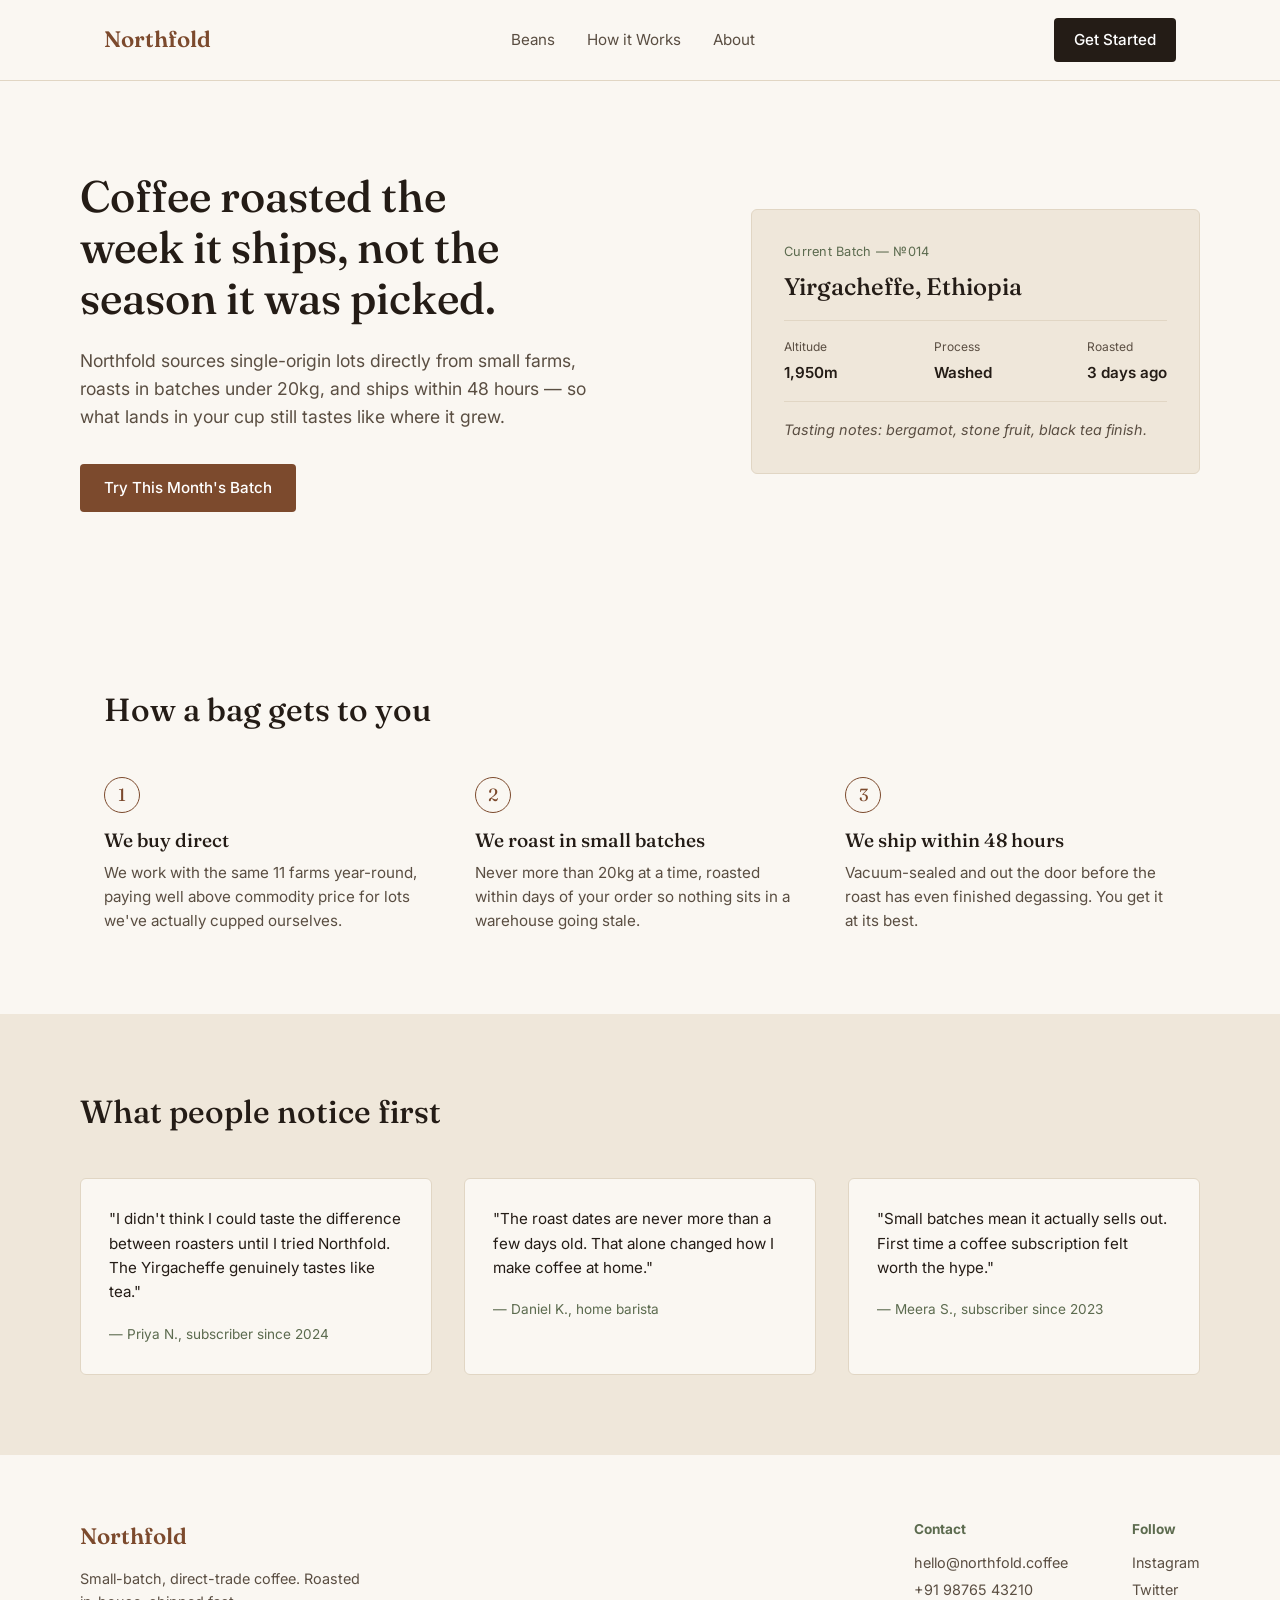
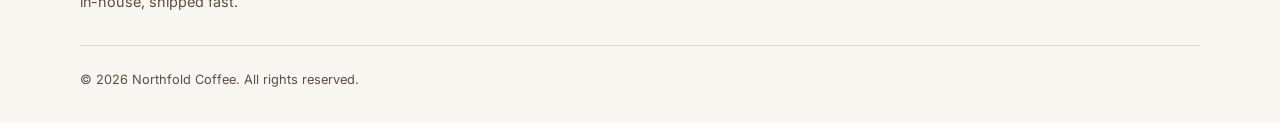
<file: index.html>
<!DOCTYPE html>
<html lang="en">
<head>
<meta charset="UTF-8">
<meta name="viewport" content="width=device-width, initial-scale=1.0">
<title>Northfold — Direct-Trade Coffee, Roasted to Order</title>
<link rel="preconnect" href="https://fonts.googleapis.com">
<link rel="preconnect" href="https://fonts.gstatic.com" crossorigin>
<link href="https://fonts.googleapis.com/css2?family=Fraunces:opsz,wght@9..144,400;9..144,500;9..144,600&family=Inter:wght@400;500;600&display=swap" rel="stylesheet">
<link rel="stylesheet" href="style.css">
</head>
<body>

  <!-- NAVIGATION -->
  <header class="nav">
    <div class="nav-inner">
      <a href="#top" class="logo">Northfold</a>
      <nav class="nav-links">
        <a href="#beans">Beans</a>
        <a href="#how">How it Works</a>
        <a href="#about">About</a>
      </nav>
      <a href="#beans" class="btn btn-small">Get Started</a>
    </div>
  </header>

  <!-- HERO -->
  <section class="hero" id="top">
    <div class="hero-inner">
      <div class="hero-copy">
        <h1>Coffee roasted the week it ships, not the season it was picked.</h1>
        <p class="hero-sub">Northfold sources single-origin lots directly from small farms, roasts in batches under 20kg, and ships within 48 hours — so what lands in your cup still tastes like where it grew.</p>
        <a href="#beans" class="btn btn-primary">Try This Month's Batch</a>
      </div>
      <div class="hero-visual">
        <div class="roast-card">
          <span class="roast-label">Current Batch — №014</span>
          <h3>Yirgacheffe, Ethiopia</h3>
          <div class="roast-details">
            <div><span>Altitude</span><strong>1,950m</strong></div>
            <div><span>Process</span><strong>Washed</strong></div>
            <div><span>Roasted</span><strong>3 days ago</strong></div>
          </div>
          <p class="tasting-notes">Tasting notes: bergamot, stone fruit, black tea finish.</p>
        </div>
      </div>
    </div>
  </section>

  <!-- HOW IT WORKS -->
  <section class="how" id="how">
    <h2>How a bag gets to you</h2>
    <div class="steps">
      <div class="step">
        <span class="step-num">1</span>
        <h3>We buy direct</h3>
        <p>We work with the same 11 farms year-round, paying well above commodity price for lots we've actually cupped ourselves.</p>
      </div>
      <div class="step">
        <span class="step-num">2</span>
        <h3>We roast in small batches</h3>
        <p>Never more than 20kg at a time, roasted within days of your order so nothing sits in a warehouse going stale.</p>
      </div>
      <div class="step">
        <span class="step-num">3</span>
        <h3>We ship within 48 hours</h3>
        <p>Vacuum-sealed and out the door before the roast has even finished degassing. You get it at its best.</p>
      </div>
    </div>
  </section>

  <!-- TESTIMONIALS -->
  <section class="testimonials" id="beans">
    <h2>What people notice first</h2>
    <div class="quotes">
      <blockquote>
        <p>"I didn't think I could taste the difference between roasters until I tried Northfold. The Yirgacheffe genuinely tastes like tea."</p>
        <cite>— Priya N., subscriber since 2024</cite>
      </blockquote>
      <blockquote>
        <p>"The roast dates are never more than a few days old. That alone changed how I make coffee at home."</p>
        <cite>— Daniel K., home barista</cite>
      </blockquote>
      <blockquote>
        <p>"Small batches mean it actually sells out. First time a coffee subscription felt worth the hype."</p>
        <cite>— Meera S., subscriber since 2023</cite>
      </blockquote>
    </div>
  </section>

  <!-- FOOTER -->
  <footer class="footer" id="about">
    <div class="footer-inner">
      <div class="footer-brand">
        <span class="logo">Northfold</span>
        <p>Small-batch, direct-trade coffee. Roasted in-house, shipped fast.</p>
      </div>
      <div class="footer-links">
        <div>
          <h4>Contact</h4>
          <p>hello@northfold.coffee</p>
          <p>+91 98765 43210</p>
        </div>
        <div>
          <h4>Follow</h4>
          <p><a href="#">Instagram</a></p>
          <p><a href="#">Twitter</a></p>
        </div>
      </div>
    </div>
    <p class="footer-bottom">© 2026 Northfold Coffee. All rights reserved.</p>
  </footer>

</body>
</html>
</file>
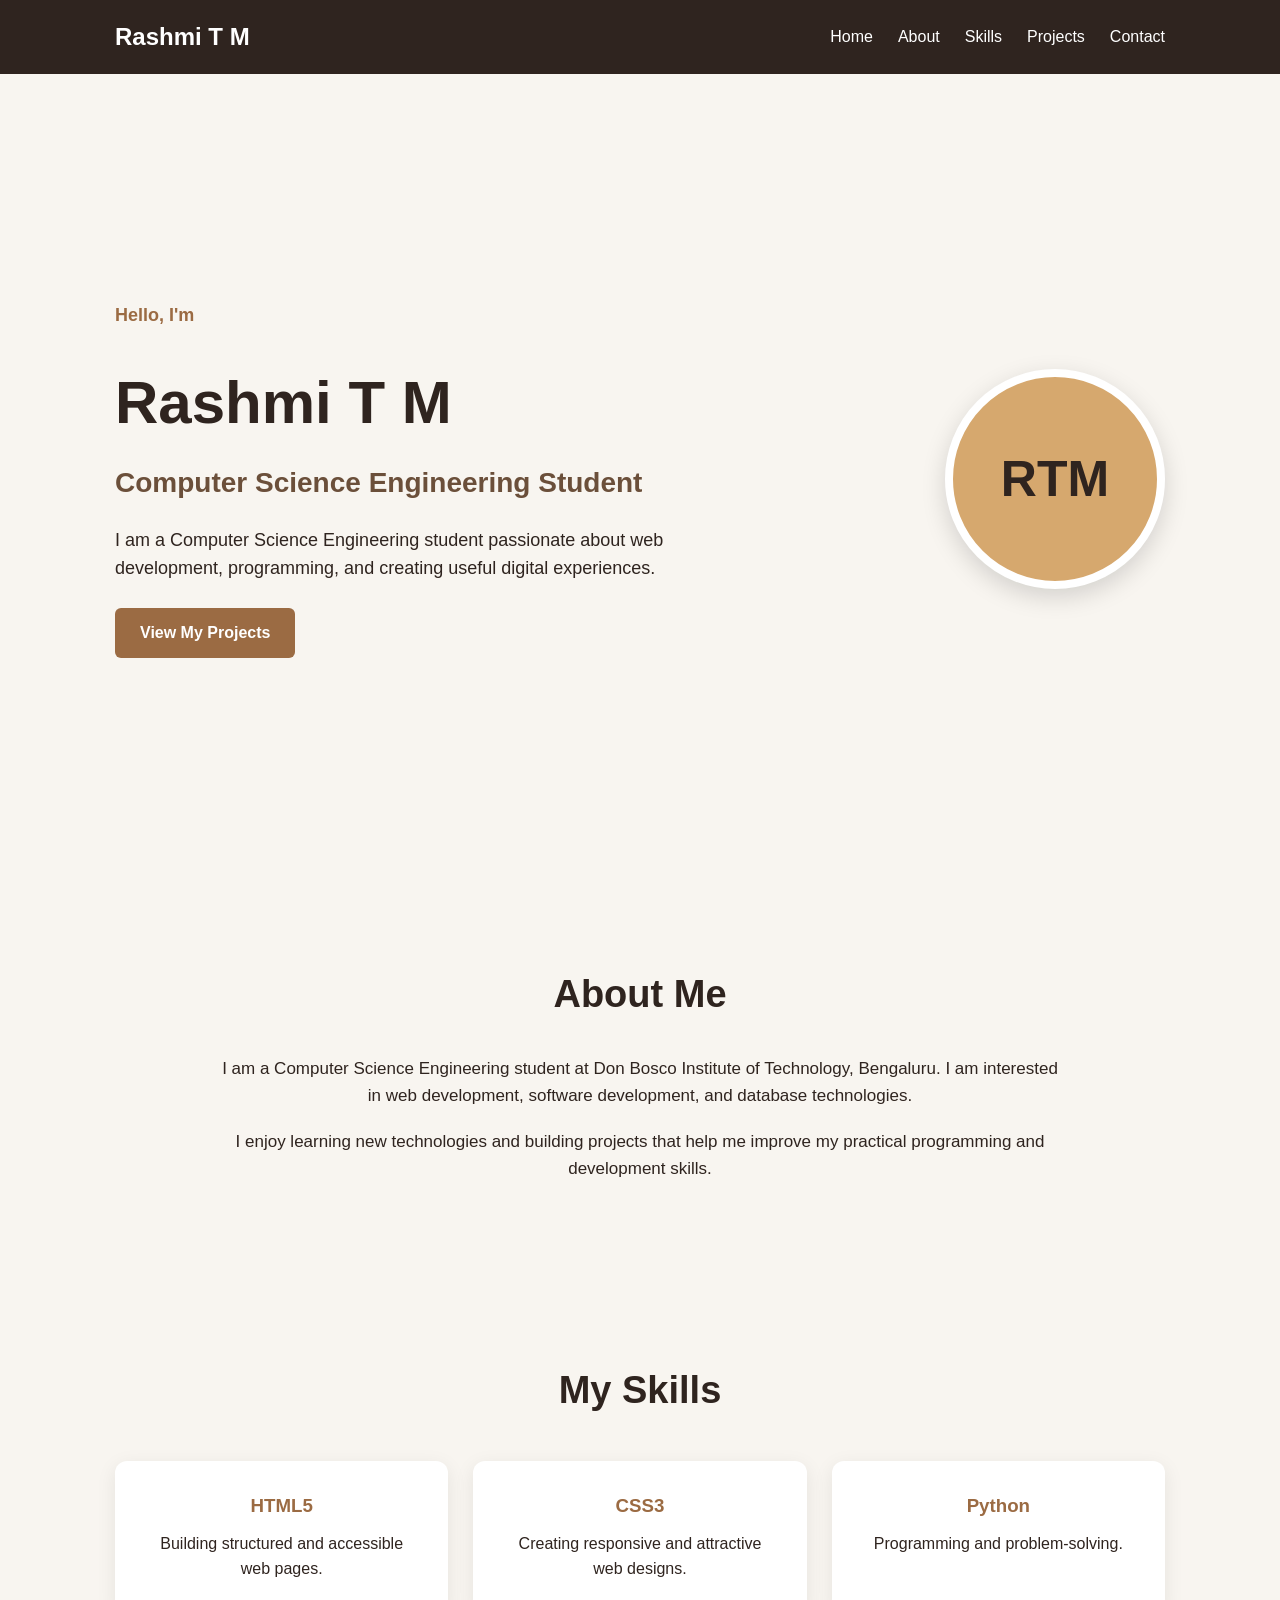
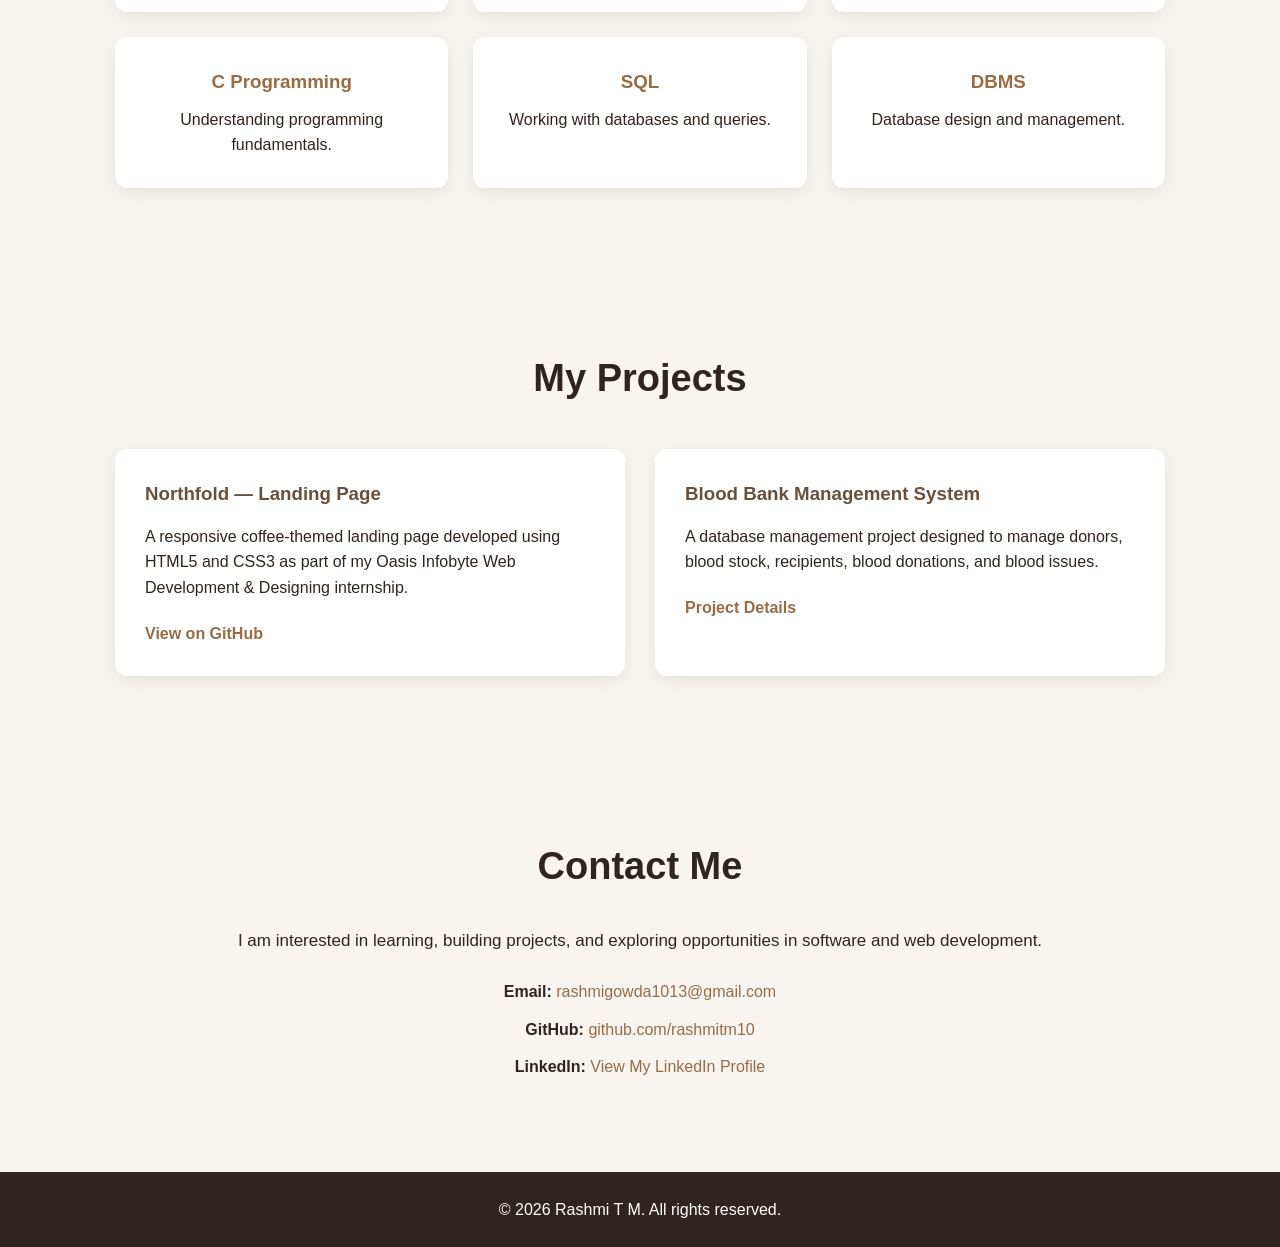
<file: WebDev-L1-PersonalPortfolio/index.html>
<!DOCTYPE html>
<html lang="en">
<head>
    <meta charset="UTF-8">
    <meta name="viewport" content="width=device-width, initial-scale=1.0">

    <title>Rashmi T M | Portfolio</title>

    <link rel="stylesheet" href="style.css">
</head>

<body>

    <!-- Navigation Bar -->
    <header>
        <nav class="navbar">

            <a href="#home" class="logo">Rashmi T M</a>

            <div class="nav-links">
                <a href="#home">Home</a>
                <a href="#about">About</a>
                <a href="#skills">Skills</a>
                <a href="#projects">Projects</a>
                <a href="#contact">Contact</a>
            </div>

        </nav>
    </header>


    <!-- Hero Section -->
    <section id="home" class="hero">

        <div class="hero-text">

            <p class="intro">Hello, I'm</p>

            <h1>Rashmi T M</h1>

            <h2>Computer Science Engineering Student</h2>

            <p>
                I am a Computer Science Engineering student passionate about
                web development, programming, and creating useful digital
                experiences.
            </p>

            <a href="#projects" class="button">View My Projects</a>

        </div>

        <div class="hero-image">
            <div class="avatar">RTM</div>
        </div>

    </section>


    <!-- About Section -->
    <section id="about" class="section">

        <h2>About Me</h2>

        <p>
            I am a Computer Science Engineering student at Don Bosco Institute
            of Technology, Bengaluru. I am interested in web development,
            software development, and database technologies.
        </p>

        <p>
            I enjoy learning new technologies and building projects that help
            me improve my practical programming and development skills.
        </p>

    </section>


    <!-- Skills Section -->
    <section id="skills" class="section">

        <h2>My Skills</h2>

        <div class="skills-grid">

            <div class="skill-card">
                <h3>HTML5</h3>
                <p>Building structured and accessible web pages.</p>
            </div>

            <div class="skill-card">
                <h3>CSS3</h3>
                <p>Creating responsive and attractive web designs.</p>
            </div>

            <div class="skill-card">
                <h3>Python</h3>
                <p>Programming and problem-solving.</p>
            </div>

            <div class="skill-card">
                <h3>C Programming</h3>
                <p>Understanding programming fundamentals.</p>
            </div>

            <div class="skill-card">
                <h3>SQL</h3>
                <p>Working with databases and queries.</p>
            </div>

            <div class="skill-card">
                <h3>DBMS</h3>
                <p>Database design and management.</p>
            </div>

        </div>

    </section>


    <!-- Projects Section -->
    <section id="projects" class="section">

        <h2>My Projects</h2>

        <div class="projects-grid">

            <!-- Project 1 -->
            <div class="project-card">

                <h3>Northfold — Landing Page</h3>

                <p>
                    A responsive coffee-themed landing page developed using
                    HTML5 and CSS3 as part of my Oasis Infobyte Web Development
                    & Designing internship.
                </p>

                <a
                    href="https://github.com/rashmitm10/OIBSIP"
                    target="_blank"
                    class="project-link">
                    View on GitHub
                </a>

            </div>


            <!-- Project 2 -->
            <div class="project-card">

                <h3>Blood Bank Management System</h3>

                <p>
                    A database management project designed to manage donors,
                    blood stock, recipients, blood donations, and blood issues.
                </p>

                <a href="#" class="project-link">
                    Project Details
                </a>

            </div>

        </div>

    </section>


    <!-- Contact Section -->
    <section id="contact" class="section contact">

        <h2>Contact Me</h2>

        <p>
            I am interested in learning, building projects, and exploring
            opportunities in software and web development.
        </p>

        <div class="contact-info">

            <p>
                <strong>Email:</strong>
                <a href="mailto:rashmigowda1013@gmail.com">
                    rashmigowda1013@gmail.com
                </a>
            </p>

            <p>
                <strong>GitHub:</strong>
                <a
                    href="https://github.com/rashmitm10"
                    target="_blank">
                    github.com/rashmitm10
                </a>
            </p>
		<p>
    <strong>LinkedIn:</strong>
    <a href="https://www.linkedin.com/in/rashmi-t-m-524523436" target="_blank">
        View My LinkedIn Profile
    </a>
</p>
            
        </div>

    </section>


    <!-- Footer -->
    <footer>

        <p>
            © 2026 Rashmi T M. All rights reserved.
        </p>

    </footer>

</body>
</html>
</file>
<file: style.css>
/* ===== Tokens ===== */
:root {
  --bg: #FAF7F2;
  --bg-alt: #EFE7DA;
  --text: #241C16;
  --text-soft: #5A4E42;
  --accent: #7C4A2D;
  --sage: #5C6B4F;
  --border: #E1D6C4;
  --max-width: 1120px;
}

* { box-sizing: border-box; margin: 0; padding: 0; }

body {
  font-family: 'Inter', sans-serif;
  background: var(--bg);
  color: var(--text);
  line-height: 1.6;
  font-size: 16px;
}

h1, h2, h3 {
  font-family: 'Fraunces', serif;
  font-weight: 500;
  color: var(--text);
  line-height: 1.15;
}

a { text-decoration: none; color: inherit; }

/* ===== Nav ===== */
.nav {
  position: sticky;
  top: 0;
  z-index: 100;
  background: rgba(250, 247, 242, 0.92);
  backdrop-filter: blur(6px);
  border-bottom: 1px solid var(--border);
}

.nav-inner {
  max-width: var(--max-width);
  margin: 0 auto;
  padding: 18px 24px;
  display: flex;
  align-items: center;
  justify-content: space-between;
  flex-wrap: wrap;
  gap: 16px;
}

.logo {
  font-family: 'Fraunces', serif;
  font-size: 1.4rem;
  font-weight: 600;
  color: var(--accent);
}

.nav-links {
  display: flex;
  gap: 32px;
}

.nav-links a {
  font-size: 0.95rem;
  color: var(--text-soft);
  transition: color 0.2s ease;
}

.nav-links a:hover { color: var(--accent); }

.btn {
  display: inline-block;
  padding: 12px 24px;
  border-radius: 4px;
  font-size: 0.95rem;
  font-weight: 500;
  transition: opacity 0.2s ease;
}

.btn:hover { opacity: 0.85; }

.btn-primary {
  background: var(--accent);
  color: #fff;
}

.btn-small {
  background: var(--text);
  color: #fff;
  padding: 10px 20px;
}

/* ===== Hero ===== */
.hero {
  padding: 90px 24px 100px;
}

.hero-inner {
  max-width: var(--max-width);
  margin: 0 auto;
  display: grid;
  grid-template-columns: 1.15fr 0.85fr;
  gap: 64px;
  align-items: center;
}

.hero-copy h1 {
  font-size: 2.75rem;
  max-width: 15ch;
  margin-bottom: 24px;
}

.hero-sub {
  font-size: 1.1rem;
  color: var(--text-soft);
  max-width: 46ch;
  margin-bottom: 32px;
}

/* Roast profile card — hero visual */
.roast-card {
  background: var(--bg-alt);
  border: 1px solid var(--border);
  border-radius: 6px;
  padding: 32px;
}

.roast-label {
  display: block;
  font-size: 0.8rem;
  color: var(--sage);
  margin-bottom: 10px;
  letter-spacing: 0.02em;
}

.roast-card h3 {
  font-size: 1.5rem;
  margin-bottom: 20px;
}

.roast-details {
  display: flex;
  justify-content: space-between;
  gap: 12px;
  border-top: 1px solid var(--border);
  border-bottom: 1px solid var(--border);
  padding: 16px 0;
  margin-bottom: 16px;
}

.roast-details div {
  display: flex;
  flex-direction: column;
  gap: 4px;
}

.roast-details span {
  font-size: 0.75rem;
  color: var(--text-soft);
}

.roast-details strong {
  font-size: 0.95rem;
  font-weight: 600;
}

.tasting-notes {
  font-size: 0.9rem;
  color: var(--text-soft);
  font-style: italic;
}

/* ===== How it works ===== */
.how {
  max-width: var(--max-width);
  margin: 0 auto;
  padding: 80px 24px;
}

.how h2 {
  font-size: 2rem;
  margin-bottom: 48px;
}

.steps {
  display: grid;
  grid-template-columns: repeat(3, 1fr);
  gap: 40px;
}

.step-num {
  display: inline-block;
  font-family: 'Fraunces', serif;
  font-size: 1.1rem;
  color: var(--accent);
  border: 1px solid var(--accent);
  border-radius: 50%;
  width: 36px;
  height: 36px;
  text-align: center;
  line-height: 34px;
  margin-bottom: 16px;
}

.step h3 {
  font-size: 1.2rem;
  margin-bottom: 10px;
}

.step p {
  color: var(--text-soft);
  font-size: 0.95rem;
}

/* ===== Testimonials ===== */
.testimonials {
  background: var(--bg-alt);
  padding: 80px 24px;
}

.testimonials h2 {
  max-width: var(--max-width);
  margin: 0 auto 48px;
  font-size: 2rem;
}

.quotes {
  max-width: var(--max-width);
  margin: 0 auto;
  display: grid;
  grid-template-columns: repeat(3, 1fr);
  gap: 32px;
}

.quotes blockquote {
  background: var(--bg);
  border: 1px solid var(--border);
  border-radius: 6px;
  padding: 28px;
}

.quotes p {
  font-size: 0.95rem;
  margin-bottom: 16px;
}

.quotes cite {
  font-size: 0.85rem;
  color: var(--sage);
  font-style: normal;
}

/* ===== Footer ===== */
.footer {
  padding: 64px 24px 32px;
}

.footer-inner {
  max-width: var(--max-width);
  margin: 0 auto;
  display: flex;
  justify-content: space-between;
  flex-wrap: wrap;
  gap: 40px;
  padding-bottom: 32px;
  border-bottom: 1px solid var(--border);
}

.footer-brand p {
  color: var(--text-soft);
  font-size: 0.9rem;
  max-width: 32ch;
  margin-top: 12px;
}

.footer-links {
  display: flex;
  gap: 64px;
}

.footer-links h4 {
  font-family: 'Inter', sans-serif;
  font-size: 0.85rem;
  color: var(--sage);
  margin-bottom: 10px;
}

.footer-links p {
  font-size: 0.9rem;
  color: var(--text-soft);
  margin-bottom: 4px;
}

.footer-bottom {
  max-width: var(--max-width);
  margin: 24px auto 0;
  font-size: 0.8rem;
  color: var(--text-soft);
}

/* ===== Responsive ===== */
@media (max-width: 860px) {
  .hero-inner {
    grid-template-columns: 1fr;
  }
  .steps, .quotes {
    grid-template-columns: 1fr;
  }
  .nav-links {
    order: 3;
    width: 100%;
    justify-content: center;
  }
  .hero-copy h1 {
    font-size: 2.1rem;
  }
}
</file>
<file: WebDev-L1-PersonalPortfolio/style.css>
/* General Styles */
* {
    margin: 0;
    padding: 0;
    box-sizing: border-box;
    scroll-behavior: smooth;
}

body {
    font-family: Arial, sans-serif;
    line-height: 1.6;
    background: #f8f5f0;
    color: #2f241f;
}

/* Navigation */
header {
    position: sticky;
    top: 0;
    z-index: 1000;
    background: #2f241f;
}

.navbar {
    max-width: 1100px;
    margin: auto;
    padding: 18px 25px;
    display: flex;
    justify-content: space-between;
    align-items: center;
}

.logo {
    color: #ffffff;
    text-decoration: none;
    font-size: 24px;
    font-weight: bold;
}

.nav-links {
    display: flex;
    gap: 25px;
}

.nav-links a {
    color: #ffffff;
    text-decoration: none;
    font-weight: 500;
}

.nav-links a:hover {
    color: #d6a86e;
}

/* Hero Section */
.hero {
    min-height: 90vh;
    max-width: 1100px;
    margin: auto;
    padding: 80px 25px;
    display: flex;
    justify-content: space-between;
    align-items: center;
    gap: 50px;
}

.hero-text {
    flex: 1;
}

.intro {
    color: #9b6b43;
    font-size: 20px;
    font-weight: bold;
    margin-bottom: 10px;
}

.hero h1 {
    font-size: 60px;
    margin-bottom: 10px;
    color: #2f241f;
}

.hero h2 {
    font-size: 28px;
    margin-bottom: 20px;
    color: #6b4f3a;
}

.hero p {
    font-size: 18px;
    max-width: 650px;
    margin-bottom: 25px;
}

.button {
    display: inline-block;
    background: #9b6b43;
    color: white;
    text-decoration: none;
    padding: 12px 25px;
    border-radius: 6px;
    font-weight: bold;
}

.button:hover {
    background: #6b4f3a;
}

/* Hero Avatar */
.hero-image {
    display: flex;
    justify-content: center;
    align-items: center;
}

.avatar {
    width: 220px;
    height: 220px;
    border-radius: 50%;
    background: #d6a86e;
    color: #2f241f;
    display: flex;
    justify-content: center;
    align-items: center;
    font-size: 50px;
    font-weight: bold;
    border: 8px solid #ffffff;
    box-shadow: 0 8px 25px rgba(0, 0, 0, 0.15);
}

/* Sections */
.section {
    max-width: 1100px;
    margin: auto;
    padding: 80px 25px;
}

.section h2 {
    text-align: center;
    font-size: 38px;
    margin-bottom: 30px;
    color: #2f241f;
}

.section > p {
    max-width: 850px;
    margin: 0 auto 18px;
    text-align: center;
    font-size: 17px;
}

/* Skills */
.skills-grid {
    display: grid;
    grid-template-columns: repeat(3, 1fr);
    gap: 25px;
    margin-top: 40px;
}

.skill-card {
    background: #ffffff;
    padding: 30px;
    border-radius: 12px;
    text-align: center;
    box-shadow: 0 5px 20px rgba(0, 0, 0, 0.08);
}

.skill-card h3 {
    color: #9b6b43;
    margin-bottom: 10px;
}

/* Projects */
.projects-grid {
    display: grid;
    grid-template-columns: repeat(2, 1fr);
    gap: 30px;
    margin-top: 40px;
}

.project-card {
    background: #ffffff;
    padding: 30px;
    border-radius: 12px;
    box-shadow: 0 5px 20px rgba(0, 0, 0, 0.08);
}

.project-card h3 {
    color: #6b4f3a;
    margin-bottom: 15px;
}

.project-card p {
    margin-bottom: 20px;
}

.project-link {
    color: #9b6b43;
    font-weight: bold;
    text-decoration: none;
}

.project-link:hover {
    text-decoration: underline;
}

/* Contact */
.contact {
    text-align: center;
}

.contact-info {
    margin-top: 25px;
}

.contact-info p {
    margin: 12px 0;
}

.contact-info a {
    color: #9b6b43;
    text-decoration: none;
}

.contact-info a:hover {
    text-decoration: underline;
}

/* Footer */
footer {
    background: #2f241f;
    color: #ffffff;
    text-align: center;
    padding: 25px;
}

/* Responsive Design */
@media (max-width: 768px) {

    .navbar {
        flex-direction: column;
        gap: 15px;
    }

    .nav-links {
        gap: 12px;
        flex-wrap: wrap;
        justify-content: center;
    }

    .hero {
        flex-direction: column;
        text-align: center;
        padding: 60px 20px;
    }

    .hero h1 {
        font-size: 45px;
    }

    .hero h2 {
        font-size: 23px;
    }

    .skills-grid {
        grid-template-columns: 1fr;
    }

    .projects-grid {
        grid-template-columns: 1fr;
    }

    .section {
        padding: 60px 20px;
    }
}
</file>
